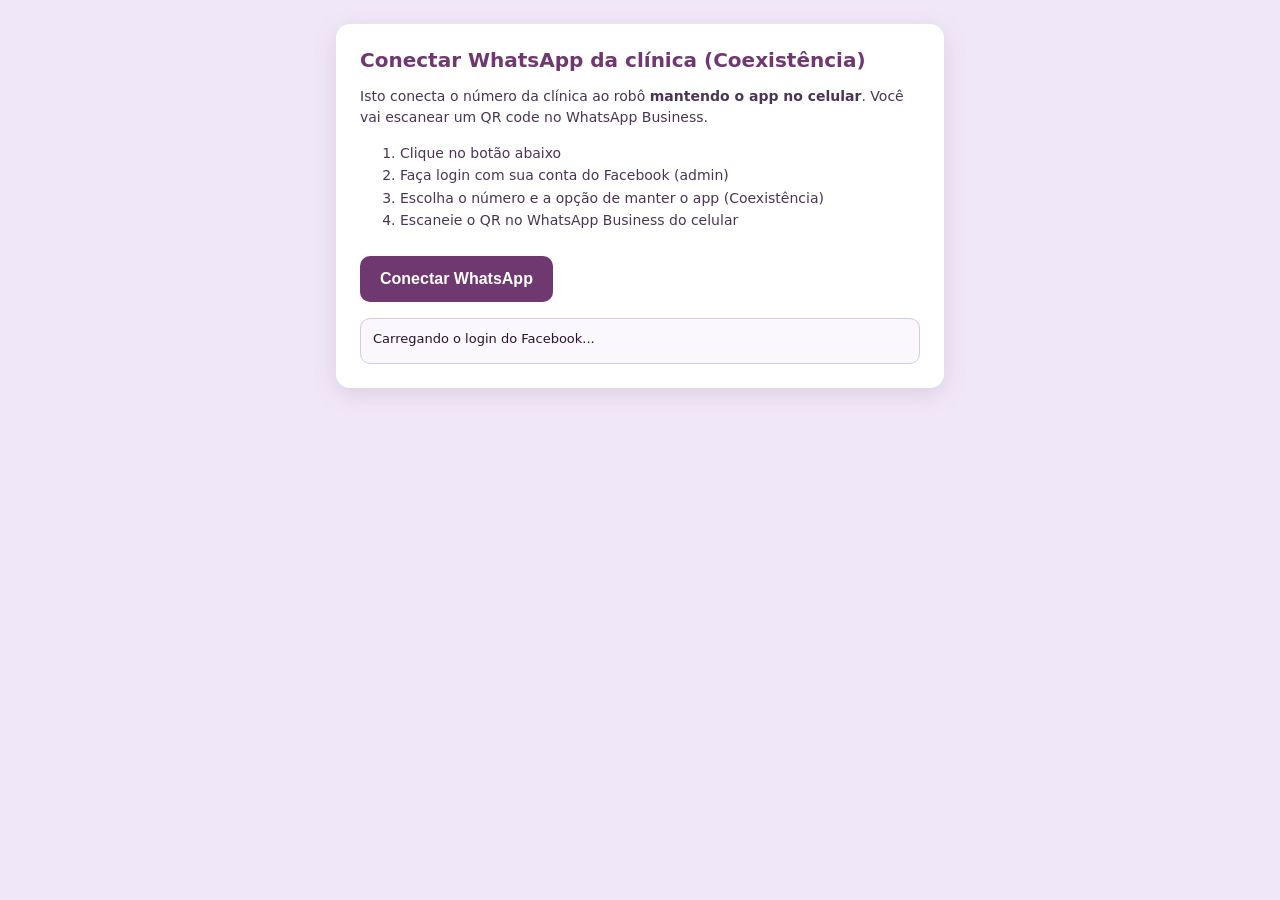
<file: conectar-whatsapp.html>
<!doctype html>
<html lang="pt-BR">
<head>
<meta charset="utf-8">
<meta name="viewport" content="width=device-width, initial-scale=1">
<title>Conectar WhatsApp - TEA Encantar</title>
<style>
  body{font-family:system-ui,Arial,sans-serif;background:#f0e8f8;color:#2a1330;margin:0;padding:24px;display:flex;justify-content:center}
  .card{background:#fff;max-width:560px;width:100%;border-radius:14px;padding:24px;box-shadow:0 6px 24px rgba(112,56,112,.15)}
  h1{color:#703870;font-size:20px;margin:0 0 6px}
  p{font-size:14px;line-height:1.5;color:#4a3556}
  button{background:#703870;color:#fff;border:none;border-radius:10px;padding:14px 20px;font-size:16px;font-weight:700;cursor:pointer;margin-top:10px}
  #out{margin-top:16px;background:#faf7fd;border:1px solid #d9c8ec;border-radius:10px;padding:12px;font-size:13px;white-space:pre-wrap;word-break:break-word;min-height:20px}
  ol{font-size:14px;color:#4a3556;line-height:1.6}
</style>
</head>
<body>
<div class="card">
  <h1>Conectar WhatsApp da clínica (Coexistência)</h1>
  <p>Isto conecta o número da clínica ao robô <b>mantendo o app no celular</b>. Você vai escanear um QR code no WhatsApp Business.</p>
  <ol>
    <li>Clique no botão abaixo</li>
    <li>Faça login com sua conta do Facebook (admin)</li>
    <li>Escolha o número e a opção de manter o app (Coexistência)</li>
    <li>Escaneie o QR no WhatsApp Business do celular</li>
  </ol>
  <button onclick="launch()">Conectar WhatsApp</button>
  <div id="out">Carregando o login do Facebook...</div>
</div>

<script>
  var APP_ID = "1518805573367571";
  var CONFIG_ID = "1434982105053965";
  var POST_URL = "https://eujvvqccyiavphqhpwrz.supabase.co/functions/v1/conectar";

  window.fbAsyncInit = function() {
    FB.init({ appId: APP_ID, autoLogAppEvents: true, xfbml: true, version: "v21.0" });
    log("Pronto. Clique em Conectar WhatsApp.");
  };

  function log(m){ document.getElementById("out").innerText = (typeof m === "string" ? m : JSON.stringify(m, null, 2)); }

  var sessionInfo = {};
  var eventos = [];
  window.addEventListener("message", function(event){
    try { if (!/facebook\.com$/.test(new URL(event.origin).hostname)) return; } catch(e){ return; }
    try {
      var d = JSON.parse(event.data);
      if (d.type === "WA_EMBEDDED_SIGNUP") {
        eventos.push(d);
        if (d.data && (d.data.phone_number_id || d.data.waba_id)) { sessionInfo = d.data; }
        log("Evento recebido:\n" + JSON.stringify(d, null, 2) + "\n\n(sessionInfo ate agora: " + JSON.stringify(sessionInfo) + ")");
      }
    } catch(e){}
  });

  function cb(response){
    log("Resposta do login:\n" + JSON.stringify(response, null, 2) + "\n\nEventos capturados: " + eventos.length + "\nsessionInfo: " + JSON.stringify(sessionInfo, null, 2));
    if (response.authResponse && response.authResponse.code) {
      setTimeout(function(){
        fetch(POST_URL, {
          method: "POST",
          headers: { "content-type": "application/json" },
          body: JSON.stringify({ code: response.authResponse.code, phone_number_id: sessionInfo.phone_number_id, waba_id: sessionInfo.waba_id })
        }).then(function(r){ return r.json(); })
          .then(function(j){ log("RESULTADO FINAL:\n" + JSON.stringify(j, null, 2) + "\n\n--- eventos ---\n" + JSON.stringify(eventos, null, 2)); })
          .catch(function(e){ log("Erro ao finalizar: " + e); });
      }, 500);
    }
  }

  function launch(){
    if (typeof FB === "undefined") { log("O login ainda está carregando, espere 2 segundos e clique de novo."); return; }
    FB.login(cb, {
      config_id: CONFIG_ID,
      response_type: "code",
      override_default_response_type: true,
      extras: { setup: {}, featureType: "whatsapp_business_app_onboarding", sessionInfoVersion: "3" }
    });
  }
</script>
<script async defer crossorigin="anonymous" src="https://connect.facebook.net/pt_BR/sdk.js"></script>
</body>
</html>
</file>
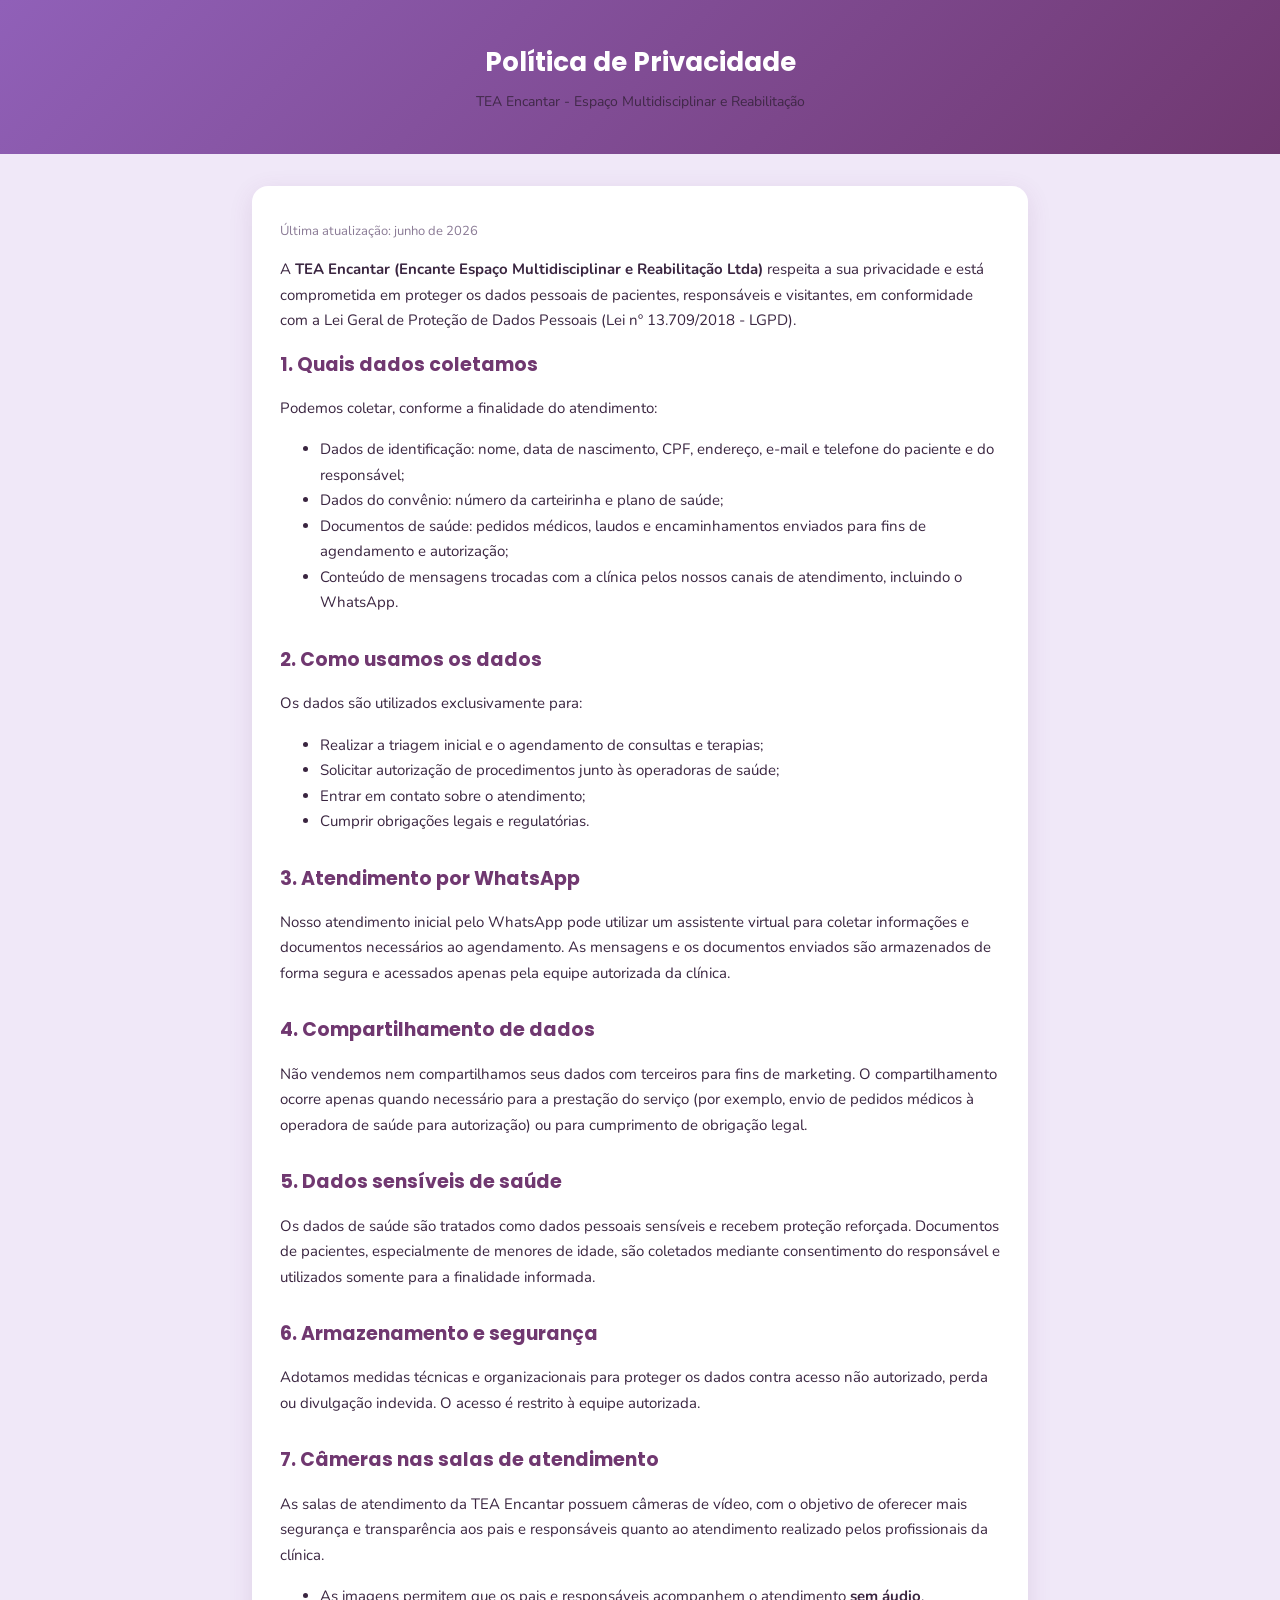
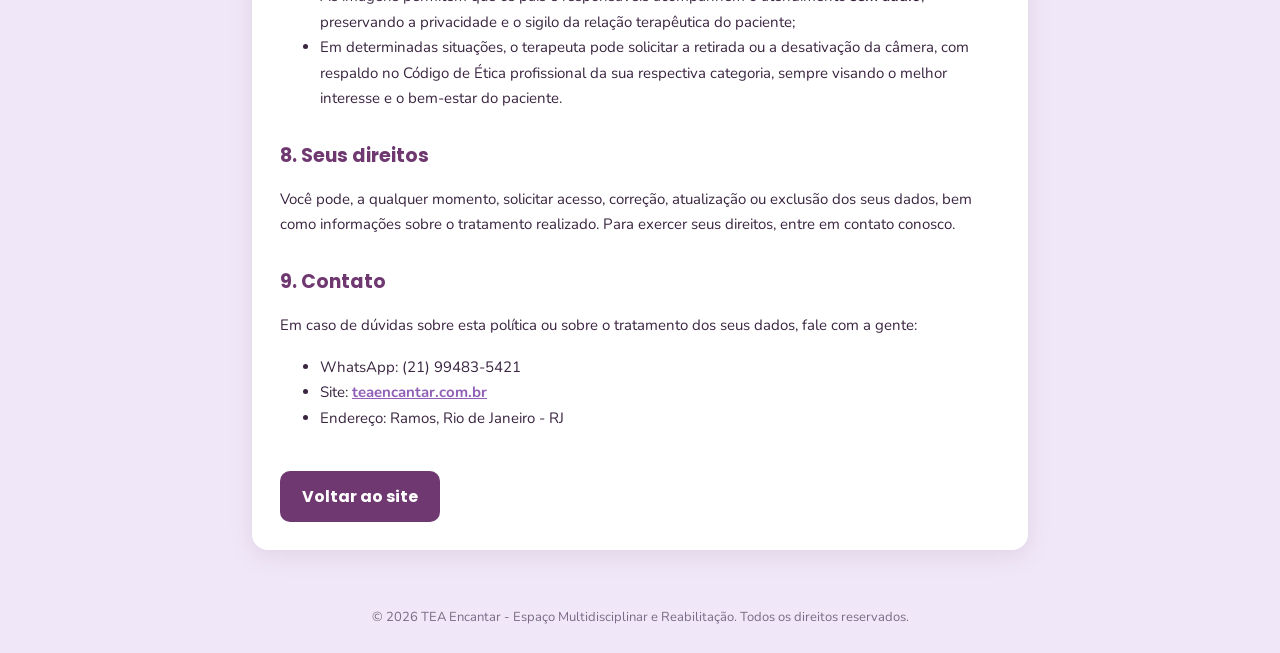
<file: privacidade.html>
<!DOCTYPE html>
<html lang="pt-BR">
<head>
  <meta charset="UTF-8">
  <meta name="viewport" content="width=device-width, initial-scale=1.0">
  <meta name="description" content="Política de Privacidade da TEA Encantar - Espaço Multidisciplinar e Reabilitação.">
  <title>Política de Privacidade - TEA Encantar</title>
  <link rel="preconnect" href="https://fonts.googleapis.com">
  <link rel="stylesheet" href="https://fonts.googleapis.com/css2?family=Poppins:wght@500;600;700&family=Nunito:wght@400;600;700&display=swap">
  <style>
    :root{
      --roxo:#703870; --roxo-escuro:#3A1535; --lavanda:#9060B8;
      --navy:#082058; --fundo:#F0E8F8; --texto:#2a1330;
    }
    *{box-sizing:border-box}
    body{
      font-family:'Nunito',system-ui,Arial,sans-serif; color:var(--texto);
      background:var(--fundo); margin:0; line-height:1.7;
    }
    header{
      background:linear-gradient(135deg,#9060B8,#703870); color:#fff;
      padding:40px 20px; text-align:center;
    }
    header h1{font-family:'Poppins',sans-serif; margin:0 0 6px; font-size:26px}
    header p{margin:0; opacity:.9; font-size:14px}
    main{max-width:820px; margin:0 auto; padding:32px 22px}
    .card{background:#fff; border-radius:16px; padding:28px; box-shadow:0 6px 24px rgba(112,56,112,.12)}
    h2{font-family:'Poppins',sans-serif; color:var(--roxo); font-size:19px; margin:28px 0 8px}
    h2:first-of-type{margin-top:0}
    p,li{font-size:15px; color:#3a2540}
    a{color:var(--lavanda); font-weight:700}
    .atualizado{font-size:13px; color:#8a7a95; margin-top:6px}
    footer{text-align:center; padding:24px; font-size:13px; color:#7a6a85}
    .voltar{display:inline-block; margin-top:24px; background:var(--roxo); color:#fff;
      text-decoration:none; padding:12px 22px; border-radius:10px; font-weight:700; font-family:'Poppins',sans-serif}
  </style>
</head>
<body>
  <header>
    <h1>Política de Privacidade</h1>
    <p>TEA Encantar - Espaço Multidisciplinar e Reabilitação</p>
  </header>

  <main>
    <div class="card">
      <p class="atualizado">Última atualização: junho de 2026</p>

      <p>A <strong>TEA Encantar (Encante Espaço Multidisciplinar e Reabilitação Ltda)</strong> respeita a sua privacidade e está comprometida em proteger os dados pessoais de pacientes, responsáveis e visitantes, em conformidade com a Lei Geral de Proteção de Dados Pessoais (Lei nº 13.709/2018 - LGPD).</p>

      <h2>1. Quais dados coletamos</h2>
      <p>Podemos coletar, conforme a finalidade do atendimento:</p>
      <ul>
        <li>Dados de identificação: nome, data de nascimento, CPF, endereço, e-mail e telefone do paciente e do responsável;</li>
        <li>Dados do convênio: número da carteirinha e plano de saúde;</li>
        <li>Documentos de saúde: pedidos médicos, laudos e encaminhamentos enviados para fins de agendamento e autorização;</li>
        <li>Conteúdo de mensagens trocadas com a clínica pelos nossos canais de atendimento, incluindo o WhatsApp.</li>
      </ul>

      <h2>2. Como usamos os dados</h2>
      <p>Os dados são utilizados exclusivamente para:</p>
      <ul>
        <li>Realizar a triagem inicial e o agendamento de consultas e terapias;</li>
        <li>Solicitar autorização de procedimentos junto às operadoras de saúde;</li>
        <li>Entrar em contato sobre o atendimento;</li>
        <li>Cumprir obrigações legais e regulatórias.</li>
      </ul>

      <h2>3. Atendimento por WhatsApp</h2>
      <p>Nosso atendimento inicial pelo WhatsApp pode utilizar um assistente virtual para coletar informações e documentos necessários ao agendamento. As mensagens e os documentos enviados são armazenados de forma segura e acessados apenas pela equipe autorizada da clínica.</p>

      <h2>4. Compartilhamento de dados</h2>
      <p>Não vendemos nem compartilhamos seus dados com terceiros para fins de marketing. O compartilhamento ocorre apenas quando necessário para a prestação do serviço (por exemplo, envio de pedidos médicos à operadora de saúde para autorização) ou para cumprimento de obrigação legal.</p>

      <h2>5. Dados sensíveis de saúde</h2>
      <p>Os dados de saúde são tratados como dados pessoais sensíveis e recebem proteção reforçada. Documentos de pacientes, especialmente de menores de idade, são coletados mediante consentimento do responsável e utilizados somente para a finalidade informada.</p>

      <h2>6. Armazenamento e segurança</h2>
      <p>Adotamos medidas técnicas e organizacionais para proteger os dados contra acesso não autorizado, perda ou divulgação indevida. O acesso é restrito à equipe autorizada.</p>

      <h2>7. Câmeras nas salas de atendimento</h2>
      <p>As salas de atendimento da TEA Encantar possuem câmeras de vídeo, com o objetivo de oferecer mais segurança e transparência aos pais e responsáveis quanto ao atendimento realizado pelos profissionais da clínica.</p>
      <ul>
        <li>As imagens permitem que os pais e responsáveis acompanhem o atendimento <strong>sem áudio</strong>, preservando a privacidade e o sigilo da relação terapêutica do paciente;</li>
        <li>Em determinadas situações, o terapeuta pode solicitar a retirada ou a desativação da câmera, com respaldo no Código de Ética profissional da sua respectiva categoria, sempre visando o melhor interesse e o bem-estar do paciente.</li>
      </ul>

      <h2>8. Seus direitos</h2>
      <p>Você pode, a qualquer momento, solicitar acesso, correção, atualização ou exclusão dos seus dados, bem como informações sobre o tratamento realizado. Para exercer seus direitos, entre em contato conosco.</p>

      <h2>9. Contato</h2>
      <p>Em caso de dúvidas sobre esta política ou sobre o tratamento dos seus dados, fale com a gente:</p>
      <ul>
        <li>WhatsApp: (21) 99483-5421</li>
        <li>Site: <a href="https://teaencantar.com.br">teaencantar.com.br</a></li>
        <li>Endereço: Ramos, Rio de Janeiro - RJ</li>
      </ul>

      <a class="voltar" href="https://teaencantar.com.br">Voltar ao site</a>
    </div>
  </main>

  <footer>
    © 2026 TEA Encantar - Espaço Multidisciplinar e Reabilitação. Todos os direitos reservados.
  </footer>
</body>
</html>
</file>
